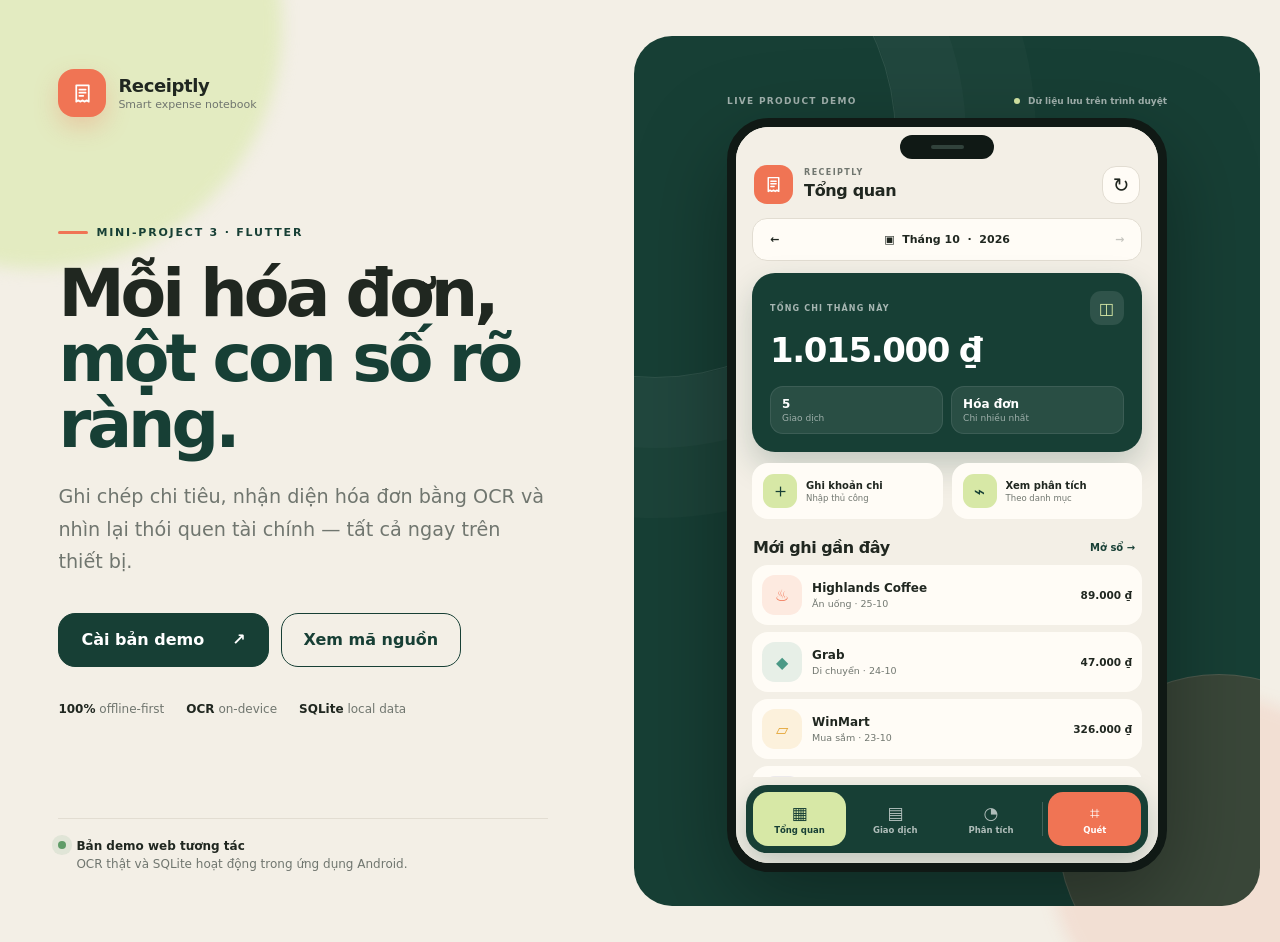
<file: index.html>
<!doctype html>
<html lang="vi">
<head>
  <meta charset="utf-8">
  <meta name="viewport" content="width=device-width,initial-scale=1,viewport-fit=cover">
  <meta name="theme-color" content="#173f35">
  <meta name="description" content="Receiptly — demo quản lý chi tiêu và quét hóa đơn trên thiết bị.">
  <link rel="manifest" href="./manifest.webmanifest">
  <link rel="icon" href="./icon.svg" type="image/svg+xml">
  <link rel="stylesheet" href="./styles.css">
  <title>Receiptly — Expense & Receipt Demo</title>
</head>
<body>
  <div class="ambient ambient-one"></div>
  <div class="ambient ambient-two"></div>

  <main class="site-shell">
    <section class="story-panel" aria-labelledby="site-title">
      <a class="brand" href="#" aria-label="Receiptly home">
        <span class="brand-mark" aria-hidden="true">
          <svg viewBox="0 0 32 32"><path d="M8 5.5h16v21l-2.7-1.8-2.7 1.8-2.6-1.8-2.7 1.8-2.7-1.8L8 26.5z"/><path d="M12 11h8M12 15h8M12 19h5"/></svg>
        </span>
        <span><strong>Receiptly</strong><small>Smart expense notebook</small></span>
      </a>

      <div class="story-copy">
        <span class="eyebrow">MINI-PROJECT 3 · FLUTTER</span>
        <h1 id="site-title">Mỗi hóa đơn,<br><em>một con số rõ ràng.</em></h1>
        <p>Ghi chép chi tiêu, nhận diện hóa đơn bằng OCR và nhìn lại thói quen tài chính — tất cả ngay trên thiết bị.</p>
        <div class="story-actions">
          <button class="primary-cta" id="install-app" hidden>
            <span>Cài bản demo</span><span aria-hidden="true">↗</span>
          </button>
          <a class="secondary-cta" href="https://github.com/quyen-jr/receiptmanagerment" target="_blank" rel="noreferrer">Xem mã nguồn</a>
        </div>
        <div class="trust-row" aria-label="Thông tin kỹ thuật">
          <span><b>100%</b> offline-first</span>
          <span><b>OCR</b> on-device</span>
          <span><b>SQLite</b> local data</span>
        </div>
      </div>

      <div class="story-note">
        <span class="pulse"></span>
        <p><strong>Bản demo web tương tác</strong><br>OCR thật và SQLite hoạt động trong ứng dụng Android.</p>
      </div>
    </section>

    <section class="demo-stage" aria-label="Bản demo ứng dụng Receiptly">
      <div class="demo-caption">
        <span>LIVE PRODUCT DEMO</span>
        <span class="demo-status"><i></i> Dữ liệu lưu trên trình duyệt</span>
      </div>

      <div class="phone-frame">
        <div class="phone-top" aria-hidden="true"><span></span></div>
        <div class="app" id="app">
          <header class="app-header">
            <div class="app-identity">
              <span class="app-logo"><svg viewBox="0 0 32 32"><path d="M8 5.5h16v21l-2.7-1.8-2.7 1.8-2.6-1.8-2.7 1.8-2.7-1.8L8 26.5z"/><path d="M12 11h8M12 15h8M12 19h5"/></svg></span>
              <span><small>RECEIPTLY</small><strong id="page-title">Tổng quan</strong></span>
            </div>
            <button class="icon-button" id="reset-demo" title="Đặt lại dữ liệu demo" aria-label="Đặt lại dữ liệu demo">↻</button>
          </header>

          <div class="app-pages">
            <section class="app-page active" data-page="dashboard" aria-label="Tổng quan">
              <div class="month-switcher">
                <button aria-label="Tháng trước">←</button>
                <span>▣&nbsp;&nbsp;Tháng 10&nbsp; · &nbsp;2026</span>
                <button aria-label="Tháng sau" disabled>→</button>
              </div>

              <article class="balance-card">
                <div class="balance-label"><span>TỔNG CHI THÁNG NÀY</span><i>◫</i></div>
                <div class="balance-value" id="total-value">0 ₫</div>
                <div class="balance-stats">
                  <div><b id="transaction-count">0</b><span>Giao dịch</span></div>
                  <div><b id="top-category">—</b><span>Chi nhiều nhất</span></div>
                </div>
              </article>

              <div class="quick-grid">
                <button class="quick-card" data-action="add"><i>＋</i><span><b>Ghi khoản chi</b><small>Nhập thủ công</small></span></button>
                <button class="quick-card" data-go="insights"><i>⌁</i><span><b>Xem phân tích</b><small>Theo danh mục</small></span></button>
              </div>

              <div class="section-heading">
                <h2>Mới ghi gần đây</h2>
                <button data-go="transactions">Mở sổ →</button>
              </div>
              <div class="transaction-list" id="recent-list"></div>
            </section>

            <section class="app-page" data-page="transactions" aria-label="Sổ giao dịch">
              <div class="month-switcher">
                <button aria-label="Tháng trước">←</button><span>▣&nbsp;&nbsp;Tháng 10&nbsp; · &nbsp;2026</span><button disabled>→</button>
              </div>
              <article class="ledger-summary">
                <i>▤</i><span><small id="ledger-count">0 mục trong sổ</small><b id="ledger-total">0 ₫</b></span>
                <button data-action="add">＋ Thêm</button>
              </article>
              <div class="section-heading compact"><h2>Tất cả giao dịch</h2><span>Mới nhất trước</span></div>
              <div class="transaction-list" id="all-list"></div>
              <p class="list-hint">Chạm một giao dịch để sửa hoặc xóa</p>
            </section>

            <section class="app-page" data-page="insights" aria-label="Phân tích">
              <div class="month-switcher">
                <button aria-label="Tháng trước">←</button><span>▣&nbsp;&nbsp;Tháng 10&nbsp; · &nbsp;2026</span><button disabled>→</button>
              </div>
              <article class="insight-hero"><span><small>BỨC TRANH CHI TIÊU</small><b>Nhìn lại thói quen<br>của bạn</b></span><i>⌁</i></article>
              <article class="chart-card">
                <div class="chart-title"><h2>Chi theo danh mục</h2><span id="chart-count">0 mục</span></div>
                <div class="donut-wrap"><div class="donut" id="donut"><span><b>100%</b><small>TỔNG CƠ CẤU</small></span></div></div>
                <div class="legend" id="legend"></div>
              </article>
              <article class="bars-card">
                <div><h2>Nhịp chi 7 ngày</h2><p>Mỗi cột là tổng chi trong ngày.</p></div>
                <div class="bars" id="bars"></div>
                <div class="bar-axis"><span>6 ngày trước</span><span>Hôm nay</span></div>
              </article>
            </section>
          </div>

          <nav class="app-nav" aria-label="Điều hướng demo">
            <button class="nav-item active" data-go="dashboard"><i>▦</i><span>Tổng quan</span></button>
            <button class="nav-item" data-go="transactions"><i>▤</i><span>Giao dịch</span></button>
            <button class="nav-item" data-go="insights"><i>◔</i><span>Phân tích</span></button>
            <span class="nav-separator"></span>
            <button class="scan-button" id="scan-button"><i>⌗</i><span>Quét</span></button>
          </nav>
        </div>
      </div>
    </section>
  </main>

  <dialog class="modal" id="entry-modal">
    <form method="dialog" id="entry-form">
      <div class="modal-handle"></div>
      <header class="modal-title"><i>＋</i><span><small>SỔ CHI TIÊU</small><b id="form-title">Ghi khoản chi</b></span><button value="cancel" aria-label="Đóng">×</button></header>
      <input type="hidden" id="entry-id">
      <label>Tên cửa hàng / nội dung<input id="merchant" required maxlength="60" placeholder="Ví dụ: Highlands Coffee"></label>
      <label>Số tiền (VND)<input id="amount" required type="number" min="1" inputmode="numeric" placeholder="85000"></label>
      <label>Danh mục<select id="category"><option>Ăn uống</option><option>Mua sắm</option><option>Di chuyển</option><option>Hóa đơn</option><option>Sức khỏe</option><option>Khác</option></select></label>
      <label>Ngày giao dịch<input id="date" required type="date"></label>
      <label>Ghi chú<input id="note" maxlength="100" placeholder="Không bắt buộc"></label>
      <div class="modal-actions"><button type="button" class="danger" id="delete-entry" hidden>Xóa</button><button type="submit" class="save">✓ Lưu vào sổ</button></div>
    </form>
  </dialog>

  <dialog class="modal scan-modal" id="scan-modal">
    <div class="modal-handle"></div>
    <header class="modal-title"><i>⌗</i><span><small>DEMO OCR</small><b>Đưa hóa đơn vào sổ</b></span><button id="close-scan" aria-label="Đóng">×</button></header>
    <p>Bản web mô phỏng luồng kiểm tra OCR. OCR Google ML Kit thật hoạt động trong APK Android.</p>
    <label class="upload-zone" for="receipt-file"><i>⌑</i><b>Chọn ảnh hóa đơn</b><span>PNG, JPG hoặc ảnh từ camera</span></label>
    <input id="receipt-file" type="file" accept="image/*" capture="environment" hidden>
    <div class="scan-progress" id="scan-progress" hidden><span></span><p>Đang đọc hóa đơn trên thiết bị…</p></div>
  </dialog>

  <div class="toast" id="toast" role="status" aria-live="polite"></div>
  <script src="./app.js" defer></script>
</body>
</html>
</file>
<file: styles.css>
:root {
  --forest: #173f35;
  --ink: #202720;
  --canvas: #f3efe6;
  --paper: #fffcf6;
  --muted: #70766f;
  --accent: #f07454;
  --lime: #d7e8a6;
  --line: #e2ddd2;
  --lavender: #e9e1f3;
  --shadow: 0 24px 70px rgba(23, 63, 53, .15);
  font-family: Inter, ui-sans-serif, system-ui, -apple-system, BlinkMacSystemFont, "Segoe UI", sans-serif;
  color: var(--ink);
  background: var(--canvas);
  font-synthesis: none;
}

* { box-sizing: border-box; }
html { scroll-behavior: smooth; }
body { margin: 0; min-width: 320px; min-height: 100vh; overflow-x: hidden; }
button, input, select { font: inherit; }
button, a { -webkit-tap-highlight-color: transparent; }
button { cursor: pointer; }

.ambient { position: fixed; border-radius: 999px; pointer-events: none; filter: blur(8px); z-index: -1; }
.ambient-one { width: 38vw; height: 38vw; min-width: 360px; min-height: 360px; background: rgba(215,232,166,.58); left: -16vw; top: -17vw; }
.ambient-two { width: 26vw; height: 26vw; min-width: 260px; min-height: 260px; background: rgba(240,116,84,.13); right: -8vw; bottom: -10vw; }

.site-shell { width: min(1380px, calc(100% - 40px)); min-height: 100vh; margin: 0 auto; display: grid; grid-template-columns: minmax(420px, .95fr) minmax(510px, 1.05fr); gap: 48px; align-items: center; padding: 36px 0; }
.story-panel { min-height: calc(100vh - 72px); display: flex; flex-direction: column; padding: 12px 3vw; }
.brand { display: inline-flex; width: fit-content; gap: 12px; align-items: center; text-decoration: none; color: var(--ink); }
.brand-mark { width: 48px; height: 48px; display: grid; place-items: center; border-radius: 16px; background: var(--accent); box-shadow: 0 10px 24px rgba(240,116,84,.28); }
.brand-mark svg, .app-logo svg { width: 25px; fill: none; stroke: white; stroke-width: 2.2; stroke-linecap: round; stroke-linejoin: round; }
.brand strong, .brand small { display: block; }
.brand strong { font-size: 18px; letter-spacing: -.4px; }
.brand small { margin-top: 2px; color: var(--muted); font-size: 11px; }
.story-copy { margin: auto 0; max-width: 650px; padding: 70px 0; }
.eyebrow { display: inline-flex; align-items: center; gap: 8px; color: var(--forest); font-weight: 900; font-size: 11px; letter-spacing: 1.8px; }
.eyebrow::before { content: ""; width: 30px; height: 3px; border-radius: 3px; background: var(--accent); }
.story-copy h1 { margin: 22px 0 24px; font-size: clamp(48px, 5.2vw, 82px); line-height: .98; letter-spacing: -4px; font-weight: 900; }
.story-copy h1 em { color: var(--forest); font-style: normal; }
.story-copy > p { max-width: 580px; margin: 0; color: var(--muted); font-size: clamp(16px, 1.5vw, 20px); line-height: 1.7; }
.story-actions { display: flex; flex-wrap: wrap; gap: 12px; margin-top: 34px; }
.primary-cta, .secondary-cta { min-height: 54px; padding: 0 22px; border-radius: 17px; font-weight: 800; border: 1px solid var(--forest); text-decoration: none; display: inline-flex; gap: 28px; align-items: center; justify-content: center; }
.primary-cta { color: white; background: var(--forest); }
.secondary-cta { color: var(--forest); background: transparent; }
.primary-cta:hover, .secondary-cta:hover { transform: translateY(-2px); box-shadow: 0 10px 25px rgba(23,63,53,.12); }
.trust-row { display: flex; flex-wrap: wrap; gap: 22px; margin-top: 35px; color: var(--muted); font-size: 12px; }
.trust-row b { color: var(--ink); }
.story-note { display: flex; align-items: flex-start; gap: 10px; padding-top: 18px; border-top: 1px solid var(--line); color: var(--muted); font-size: 12px; line-height: 1.5; }
.story-note p { margin: 0; }
.story-note strong { color: var(--ink); }
.pulse { width: 8px; height: 8px; flex: 0 0 auto; margin-top: 4px; border-radius: 50%; background: #5f9c68; box-shadow: 0 0 0 6px rgba(95,156,104,.12); }

.demo-stage { min-height: calc(100vh - 72px); border-radius: 38px; background: var(--forest); position: relative; display: flex; flex-direction: column; justify-content: center; align-items: center; overflow: hidden; padding: 60px 26px 34px; isolation: isolate; }
.demo-stage::before, .demo-stage::after { content: ""; position: absolute; z-index: -1; border-radius: 50%; border: 1px solid rgba(255,255,255,.1); }
.demo-stage::before { width: 480px; height: 480px; left: -220px; top: -140px; box-shadow: 0 0 0 70px rgba(255,255,255,.025), 0 0 0 140px rgba(255,255,255,.018); }
.demo-stage::after { width: 320px; height: 320px; right: -120px; bottom: -90px; background: rgba(240,116,84,.16); }
.demo-caption { width: min(100%, 440px); display: flex; justify-content: space-between; color: rgba(255,255,255,.6); font-size: 9px; font-weight: 800; letter-spacing: 1.3px; margin-bottom: 12px; }
.demo-status { letter-spacing: 0; text-transform: none; }
.demo-status i { display: inline-block; width: 6px; height: 6px; margin-right: 5px; border-radius: 50%; background: var(--lime); }

.phone-frame { width: min(100%, 440px); height: min(800px, calc(100vh - 146px)); min-height: 630px; position: relative; border: 9px solid #101915; border-radius: 42px; background: var(--canvas); box-shadow: 0 30px 90px rgba(0,0,0,.34); overflow: hidden; }
.phone-top { position: absolute; z-index: 20; top: 8px; left: 50%; transform: translateX(-50%); width: 94px; height: 24px; border-radius: 20px; background: #101915; display: grid; place-items: center; }
.phone-top span { display: block; width: 33px; height: 4px; border-radius: 8px; background: #31423b; }
.app { height: 100%; display: flex; flex-direction: column; background: var(--canvas); }
.app-header { flex: 0 0 auto; display: flex; align-items: center; justify-content: space-between; padding: 38px 18px 10px; }
.app-identity { display: flex; align-items: center; gap: 11px; }
.app-identity > span:last-child, .app-identity small, .app-identity strong { display: block; }
.app-identity small { color: var(--muted); font-size: 8px; line-height: 1; font-weight: 900; letter-spacing: 1.4px; }
.app-identity strong { margin-top: 4px; font-size: 16px; letter-spacing: -.35px; }
.app-logo { width: 39px; height: 39px; border-radius: 13px; background: var(--accent); display: grid; place-items: center; }
.app-logo svg { width: 21px; }
.icon-button { width: 38px; height: 38px; border: 1px solid var(--line); border-radius: 14px; background: var(--paper); color: var(--ink); font-size: 20px; }
.app-pages { flex: 1; min-height: 0; position: relative; }
.app-page { display: none; height: 100%; overflow-y: auto; scrollbar-width: none; padding: 4px 16px 26px; animation: page-in .22s ease-out; }
.app-page::-webkit-scrollbar { display: none; }
.app-page.active { display: block; }
@keyframes page-in { from { opacity: 0; transform: translateY(5px); } to { opacity: 1; transform: none; } }

.month-switcher { height: 43px; display: flex; align-items: center; border-radius: 15px; border: 1px solid var(--line); background: var(--paper); color: var(--ink); font-size: 11px; font-weight: 800; }
.month-switcher span { flex: 1; text-align: center; }
.month-switcher button { width: 43px; height: 100%; border: 0; background: transparent; color: var(--ink); }
.month-switcher button:disabled { opacity: .25; cursor: default; }
.balance-card { margin-top: 12px; padding: 18px; color: white; border-radius: 23px; background: var(--forest); box-shadow: 0 14px 32px rgba(23,63,53,.22); }
.balance-label { display: flex; justify-content: space-between; align-items: center; color: rgba(255,255,255,.62); font-size: 8px; font-weight: 900; letter-spacing: 1.15px; }
.balance-label i { width: 34px; height: 34px; display: grid; place-items: center; background: rgba(255,255,255,.1); border-radius: 11px; color: var(--lime); font-size: 16px; font-style: normal; }
.balance-value { margin: 5px 0 16px; font-size: clamp(28px, 7vw, 34px); letter-spacing: -1.4px; font-weight: 900; white-space: nowrap; overflow: hidden; text-overflow: ellipsis; }
.balance-stats { display: grid; grid-template-columns: 1fr 1fr; gap: 8px; }
.balance-stats div { min-width: 0; padding: 10px 11px; border: 1px solid rgba(255,255,255,.09); border-radius: 13px; background: rgba(255,255,255,.08); }
.balance-stats b, .balance-stats span { display: block; overflow: hidden; white-space: nowrap; text-overflow: ellipsis; }
.balance-stats b { font-size: 12px; }
.balance-stats span { margin-top: 2px; color: rgba(255,255,255,.55); font-size: 9px; }
.quick-grid { display: grid; grid-template-columns: 1fr 1fr; gap: 9px; margin-top: 11px; }
.quick-card { min-width: 0; display: flex; align-items: center; gap: 9px; padding: 11px; border: 0; border-radius: 16px; background: var(--paper); text-align: left; color: var(--ink); }
.quick-card i { width: 34px; height: 34px; flex: 0 0 auto; display: grid; place-items: center; border-radius: 11px; background: var(--lime); color: var(--forest); font-size: 19px; font-style: normal; }
.quick-card span, .quick-card b, .quick-card small { display: block; min-width: 0; }
.quick-card b { font-size: 10px; white-space: nowrap; overflow: hidden; text-overflow: ellipsis; }
.quick-card small { margin-top: 2px; color: var(--muted); font-size: 8.5px; white-space: nowrap; }
.section-heading { display: flex; align-items: center; justify-content: space-between; margin: 19px 1px 8px; }
.section-heading h2, .chart-card h2, .bars-card h2 { margin: 0; font-size: 16px; letter-spacing: -.45px; }
.section-heading button { border: 0; color: var(--forest); background: transparent; font-size: 10px; font-weight: 800; }
.section-heading > span { color: var(--muted); font-size: 9px; }
.section-heading.compact { margin-top: 18px; }

.transaction-list { display: grid; gap: 7px; }
.transaction { display: flex; align-items: center; gap: 10px; padding: 10px; border: 0; border-radius: 16px; color: var(--ink); background: var(--paper); text-align: left; width: 100%; }
.transaction:hover { outline: 1px solid var(--line); }
.transaction-icon { width: 40px; height: 40px; flex: 0 0 auto; border-radius: 13px; display: grid; place-items: center; font-style: normal; }
.transaction-main { flex: 1; min-width: 0; }
.transaction-main b, .transaction-main small { display: block; }
.transaction-main b { overflow: hidden; white-space: nowrap; text-overflow: ellipsis; font-size: 12px; }
.transaction-main small { margin-top: 3px; color: var(--muted); font-size: 9.5px; }
.transaction-amount { font-size: 10.5px; font-weight: 900; white-space: nowrap; }
.empty-state { padding: 30px 16px; text-align: center; border: 1px dashed #cbc3b5; border-radius: 19px; background: var(--paper); }
.empty-state i { display: grid; place-items: center; width: 48px; height: 48px; margin: 0 auto 10px; border-radius: 15px; background: var(--lime); color: var(--forest); font-size: 22px; font-style: normal; }
.empty-state b { display: block; font-size: 14px; }
.empty-state span { display: block; margin-top: 5px; color: var(--muted); font-size: 10px; line-height: 1.45; }

.ledger-summary { display: flex; align-items: center; gap: 11px; margin-top: 12px; padding: 14px; border-radius: 19px; background: var(--lime); color: var(--forest); }
.ledger-summary > i { width: 38px; height: 38px; display: grid; place-items: center; border-radius: 12px; background: var(--forest); color: white; font-style: normal; }
.ledger-summary span { min-width: 0; flex: 1; }
.ledger-summary small, .ledger-summary b { display: block; }
.ledger-summary small { font-size: 9px; font-weight: 700; }
.ledger-summary b { margin-top: 2px; font-size: 15px; white-space: nowrap; overflow: hidden; text-overflow: ellipsis; }
.ledger-summary button { border: 0; border-radius: 11px; background: rgba(255,255,255,.52); color: var(--forest); padding: 8px 10px; font-size: 9px; font-weight: 900; }
.list-hint { margin: 14px 0 0; color: var(--muted); font-size: 9px; text-align: center; }

.insight-hero { margin-top: 12px; padding: 17px; border-radius: 20px; color: white; background: var(--accent); display: flex; align-items: center; }
.insight-hero span { flex: 1; }
.insight-hero small, .insight-hero b { display: block; }
.insight-hero small { color: rgba(255,255,255,.72); font-size: 8px; font-weight: 900; letter-spacing: 1px; }
.insight-hero b { margin-top: 4px; font-size: 18px; line-height: 1.12; letter-spacing: -.45px; }
.insight-hero i { width: 49px; height: 49px; display: grid; place-items: center; border-radius: 16px; background: rgba(255,255,255,.2); font-size: 24px; font-style: normal; }
.chart-card, .bars-card { margin-top: 11px; padding: 16px; border: 1px solid var(--line); border-radius: 20px; background: var(--paper); }
.chart-title { display: flex; align-items: center; justify-content: space-between; }
.chart-title span { padding: 4px 8px; border-radius: 8px; color: var(--forest); background: var(--lime); font-size: 8px; font-weight: 900; }
.donut-wrap { display: grid; place-items: center; padding: 18px 0; }
.donut { width: 138px; height: 138px; position: relative; display: grid; place-items: center; border-radius: 50%; background: conic-gradient(var(--line) 0 100%); }
.donut::after { content: ""; position: absolute; inset: 20px; border-radius: 50%; background: var(--paper); }
.donut span { position: relative; z-index: 1; text-align: center; }
.donut b, .donut small { display: block; }
.donut b { font-size: 21px; }
.donut small { margin-top: 2px; color: var(--muted); font-size: 6px; font-weight: 900; letter-spacing: .8px; }
.legend { border-top: 1px solid var(--line); padding-top: 7px; }
.legend-row { display: flex; align-items: center; gap: 8px; padding: 5px 0; font-size: 9.5px; }
.legend-row i { width: 9px; height: 9px; border-radius: 3px; }
.legend-row span { flex: 1; }
.legend-row small { color: var(--muted); }
.legend-row b { font-size: 9.5px; }
.bars-card { background: var(--lavender); border: 0; }
.bars-card p { margin: 4px 0 0; color: var(--muted); font-size: 9px; }
.bars { height: 118px; margin-top: 18px; display: flex; align-items: flex-end; justify-content: space-between; gap: 8px; border-bottom: 1px solid rgba(112,118,111,.2); }
.bar { flex: 1; min-width: 12px; max-width: 26px; display: flex; flex-direction: column-reverse; overflow: hidden; border-radius: 5px 5px 0 0; }
.bar span { display: block; min-height: 2px; }
.bar-axis { display: flex; justify-content: space-between; margin-top: 6px; color: var(--muted); font-size: 8px; }

.app-nav { flex: 0 0 auto; min-height: 68px; margin: 8px 10px 10px; padding: 7px; display: flex; gap: 3px; border-radius: 21px; background: var(--forest); box-shadow: 0 12px 28px rgba(23,63,53,.23); }
.nav-item, .scan-button { flex: 1; min-width: 0; border: 0; border-radius: 15px; background: transparent; color: rgba(255,255,255,.66); }
.nav-item i, .nav-item span, .scan-button i, .scan-button span { display: block; font-style: normal; }
.nav-item i, .scan-button i { font-size: 17px; }
.nav-item span, .scan-button span { margin-top: 2px; font-size: 8.5px; font-weight: 800; white-space: nowrap; }
.nav-item.active { color: var(--forest); background: var(--lime); }
.nav-separator { width: 1px; margin: 10px 2px; background: rgba(255,255,255,.18); }
.scan-button { background: var(--accent); color: white; }

.modal { width: min(430px, calc(100% - 24px)); max-height: min(760px, calc(100vh - 24px)); overflow-y: auto; margin: auto; padding: 10px 20px 22px; border: 0; border-radius: 28px; color: var(--ink); background: var(--paper); box-shadow: var(--shadow); }
.modal::backdrop { background: rgba(18,35,29,.55); backdrop-filter: blur(4px); }
.modal[open] { animation: modal-in .2s ease-out; }
@keyframes modal-in { from { opacity: 0; transform: translateY(16px) scale(.98); } }
.modal-handle { width: 40px; height: 4px; margin: 0 auto 15px; border-radius: 5px; background: var(--line); }
.modal-title { display: flex; align-items: center; gap: 11px; margin-bottom: 16px; }
.modal-title > i { width: 42px; height: 42px; display: grid; place-items: center; border-radius: 14px; background: var(--lime); color: var(--forest); font-size: 21px; font-style: normal; }
.modal-title span { flex: 1; }
.modal-title small, .modal-title b { display: block; }
.modal-title small { color: var(--muted); font-size: 8px; font-weight: 900; letter-spacing: 1.2px; }
.modal-title b { margin-top: 3px; font-size: 19px; }
.modal-title > button { border: 0; background: transparent; color: var(--muted); font-size: 24px; }
.modal label { display: block; margin-top: 11px; color: var(--muted); font-size: 10px; font-weight: 700; }
.modal input, .modal select { width: 100%; height: 46px; margin-top: 5px; padding: 0 13px; border: 1px solid var(--line); outline: none; border-radius: 14px; color: var(--ink); background: #f7f3ea; font-size: 13px; }
.modal input:focus, .modal select:focus { border-color: var(--forest); box-shadow: 0 0 0 3px rgba(23,63,53,.08); }
.modal-actions { display: flex; gap: 9px; margin-top: 18px; }
.modal-actions button { height: 49px; border: 0; border-radius: 15px; font-weight: 900; }
.modal-actions .save { flex: 1; color: white; background: var(--forest); }
.modal-actions .danger { padding: 0 16px; color: #a23f2a; background: #ffe4dc; }
.scan-modal > p { margin: -4px 0 16px; color: var(--muted); font-size: 12px; line-height: 1.55; }
.upload-zone { height: 170px; margin: 0 !important; border: 1.5px dashed #bcb5a8; border-radius: 20px; display: grid !important; place-content: center; text-align: center; background: #f7f3ea; cursor: pointer; }
.upload-zone i, .upload-zone b, .upload-zone span { display: block; }
.upload-zone i { font-size: 31px; font-style: normal; color: var(--accent); }
.upload-zone b { margin-top: 7px; color: var(--ink); font-size: 13px; }
.upload-zone span { margin-top: 4px; color: var(--muted); font-size: 10px; font-weight: 400; }
.scan-progress { padding: 22px 0 4px; text-align: center; }
.scan-progress span { display: block; width: 32px; height: 32px; margin: 0 auto; border: 3px solid var(--line); border-top-color: var(--accent); border-radius: 50%; animation: spin .8s linear infinite; }
.scan-progress p { margin: 8px 0 0; color: var(--muted); font-size: 11px; }
@keyframes spin { to { transform: rotate(360deg); } }
.toast { position: fixed; z-index: 100; left: 50%; bottom: 24px; transform: translate(-50%, 20px); padding: 12px 18px; border-radius: 13px; background: var(--ink); color: white; font-size: 12px; font-weight: 700; opacity: 0; pointer-events: none; transition: .22s ease; }
.toast.show { opacity: 1; transform: translate(-50%, 0); }

@media (max-width: 980px) {
  .site-shell { grid-template-columns: 1fr; width: 100%; padding: 0; gap: 0; }
  .story-panel { min-height: auto; padding: 28px 24px 44px; }
  .story-copy { padding: 72px 0 52px; }
  .story-copy h1 { letter-spacing: -2.7px; }
  .demo-stage { min-height: 860px; border-radius: 36px 36px 0 0; padding: 55px 20px 34px; }
  .phone-frame { height: 740px; }
}

@media (max-width: 520px) {
  .story-panel { padding: 22px 18px 38px; }
  .story-copy { padding: 58px 0 40px; }
  .story-copy h1 { font-size: 49px; }
  .story-copy > p { font-size: 16px; }
  .trust-row { gap: 12px 18px; }
  .demo-stage { min-height: 100vh; border-radius: 30px 30px 0 0; padding: 48px 9px 18px; }
  .demo-caption { width: calc(100% - 12px); }
  .phone-frame { width: 100%; height: calc(100vh - 86px); min-height: 640px; border-width: 7px; border-radius: 34px; }
}

@media (prefers-reduced-motion: reduce) {
  *, *::before, *::after { scroll-behavior: auto !important; animation-duration: .01ms !important; animation-iteration-count: 1 !important; transition-duration: .01ms !important; }
}
</file>
